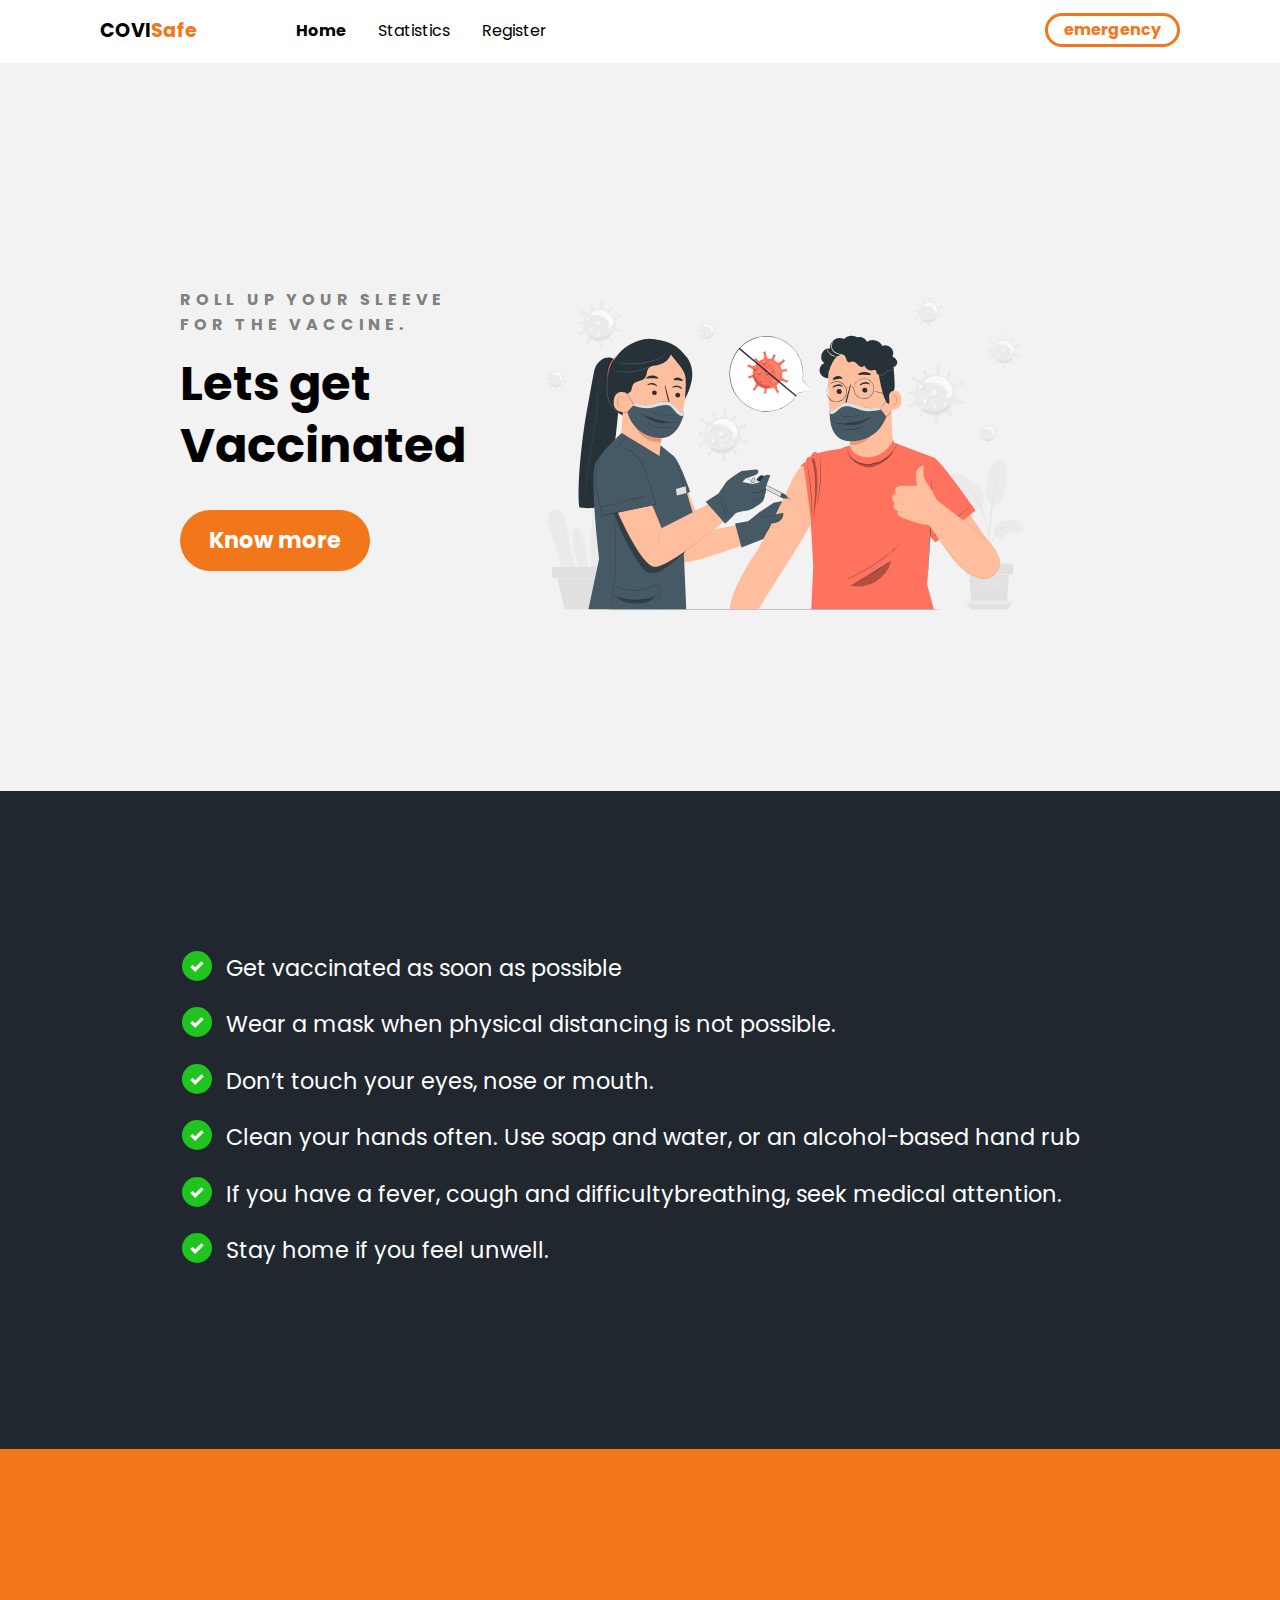
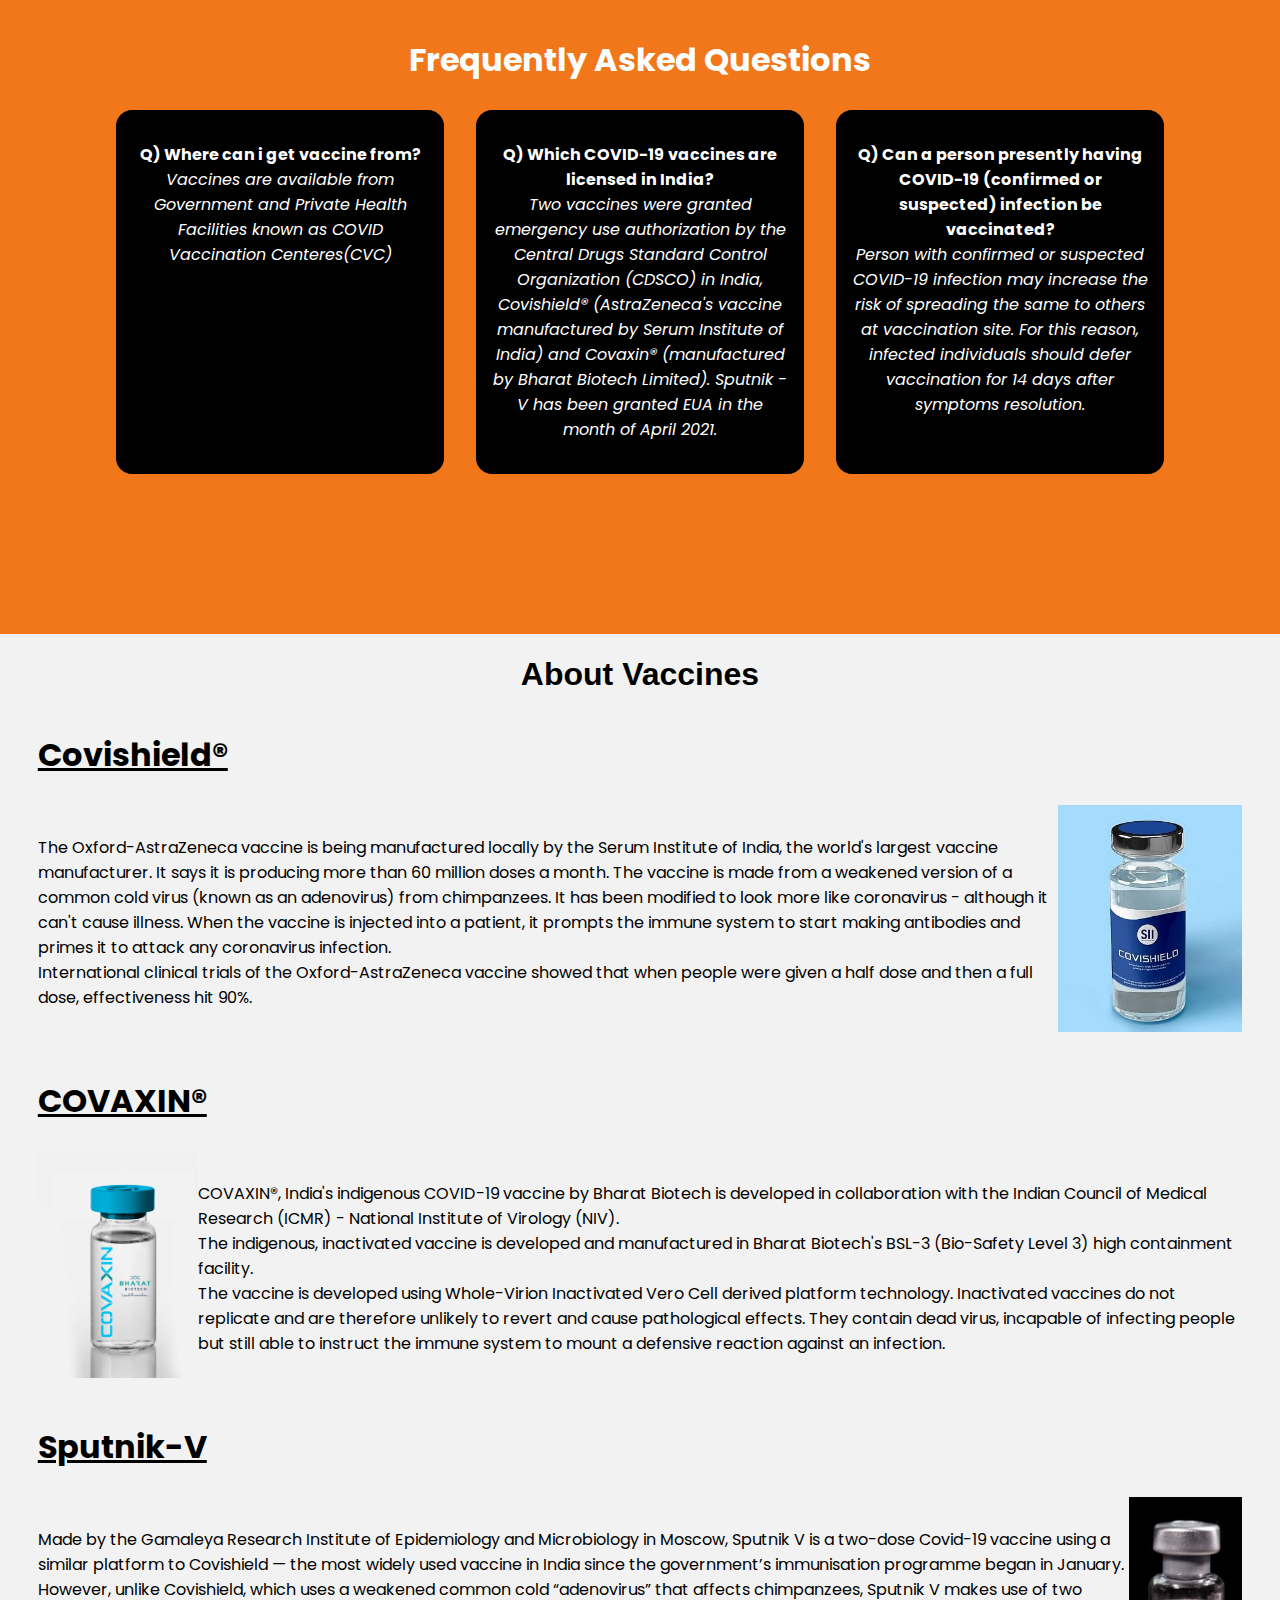
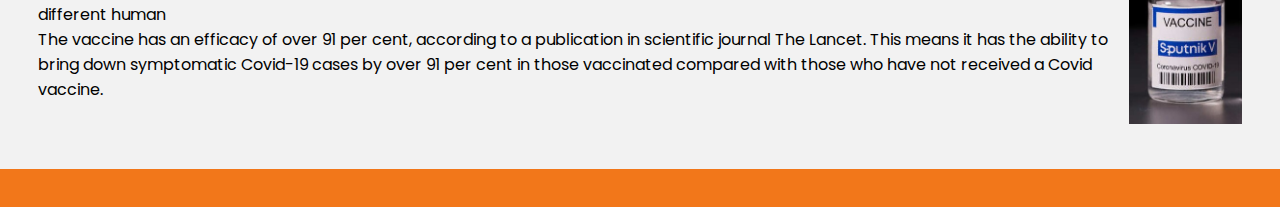
<file: index.html>
<!DOCTYPE html>
<html lang="en">
<head>
    <meta charset="UTF-8">
    <meta name="viewport" content="width=device-width, initial-scale=1.0">
    <title>CoviSafe</title>
    <link rel="stylesheet" href="css/main.css">
</head>
<body>
    <div class="navbar">
        <div class="container">
            <a class="logo" href="index.html">COVI<span>Safe</span></a>

            <img id="mobile-cta" class="mobile-menu" src="images/menu.svg" alt="Open Navigation">

            <nav>
                <img id="mobile-exit" class="mobile-menu-exit" src="images/exit.svg" alt="Close Navigation">
                
                <ul class="primary-nav">
                    <li class="current"><a href="index.html">Home</a></li>
                    <li><a href="statistics.html">Statistics</a></li>
                    <li><a href="https://www.cowin.gov.in/" target="_blank">Register</a></li>
                </ul>

                <ul class="secondary-nav">
                    <li class="emergency-cta"><a href="pdf/numbers.pdf" target="_blank">emergency</a></li>
                </ul>
            </nav>
        </div>
    </div>

    <section class="hero">
        <div class="container">
            <div class="left-col">
                <p class="subhead">Roll up your sleeve for the vaccine.</p>
                <h1>Lets get Vaccinated</h1>

                <div class="hero-cta">
                    <a href="#scroll-down" class="primary-cta">Know more</a>
                </div>
            </div>

            <img src="images/gettingvaccinated.svg" class="hero-img" alt="gettingvaccinated">
        </div>
    </section>

    <section class="covid-saftey">
        <div class="container">
            <ul class="covidsaftey-list">
                <li>Get vaccinated as soon as possible</li>
                <li>Wear a mask when physical distancing is not possible.</li>
                <li>Don’t touch your eyes, nose or mouth.</li>
                <li>Clean your hands often. Use soap and water, or an alcohol-based hand rub</li>
                <li>If you have a fever, cough and difficultybreathing, seek medical attention.</li>
                <li>Stay home if you feel unwell.</li>
            </ul>
        
            
        </div>
    </section>

    <section class="faq-section">
        <div class="container">
            <h2 class="faq">Frequently Asked Questions</h2>
            <ul>
                <li>

                   <b>Q) Where can i get vaccine from?</b> <br><i>Vaccines are available from Government and Private Health Facilities known as COVID Vaccination Centeres(CVC)</i>
                    
                </li>
                <li>
                    

                    <b>Q) Which COVID-19 vaccines are licensed in India?</b> <br><i>Two vaccines were granted emergency use authorization by the Central Drugs Standard Control Organization (CDSCO) in India, Covishield® (AstraZeneca's vaccine manufactured by Serum Institute of India) and Covaxin® (manufactured by Bharat Biotech Limited). Sputnik - V has been granted EUA in the month of April 2021.</i> 
                    
                </li>
                <li>
                   

                    <b>Q) Can a person presently having COVID-19 (confirmed or suspected) infection be vaccinated?</b> <br><i>Person with confirmed or suspected COVID-19 infection may increase the risk of spreading the same to others at vaccination site. For this reason, infected individuals should defer vaccination for 14 days after symptoms resolution.</i>
                    
                </li>
            </ul>
        </div>
    </section>

</div>
</section>
<div class="knowmore-bottom" id="scroll-down">
    <h1 class="center">About Vaccines</h1>


    <div class="vaccine">
        
        <h2><u>Covishield®</u></h2>
        <div class="vaccine-sections">
        <div class="vaccine-textbox">
        <p>
            The Oxford-AstraZeneca vaccine is being manufactured locally by the Serum Institute of India, the world's largest vaccine manufacturer. It says it is producing more than 60 million doses a month.
            The vaccine is made from a weakened version of a common cold virus (known as an adenovirus) from chimpanzees. It has been modified to look more like coronavirus - although it can't cause illness.
            When the vaccine is injected into a patient, it prompts the immune system to start making antibodies and primes it to attack any coronavirus infection.<br>
            International clinical trials of the Oxford-AstraZeneca vaccine showed that when people were given a half dose and then a full dose, effectiveness hit 90%.
        </p>
        </div>
        <div class="vaccine-img">
            <img src="images/covishield.jpg" style="height: 60mm; width: auto; ">
        </div>
       </div>
      </div>
    
    <div class="vaccine">
        
      <h2><u>COVAXIN®</u></h2>
      <div class="vaccine-sections">
        <div class="vaccine-img">
            <img src="images/covaxin.jpg" style="height: 60mm; width: auto; ">
          </div>
      <div class="vaccine-textbox">
      <p>
           COVAXIN®, India's indigenous COVID-19 vaccine by Bharat Biotech is developed in collaboration with the Indian Council of Medical Research (ICMR) - National Institute of Virology (NIV).<br>
           The indigenous, inactivated vaccine is developed and manufactured in Bharat Biotech's BSL-3 (Bio-Safety Level 3) high containment facility.<br>
           The vaccine is developed using Whole-Virion Inactivated Vero Cell derived platform technology. Inactivated vaccines do not replicate and are therefore unlikely to revert and cause pathological effects. They contain dead virus, incapable of infecting people but still able to instruct the immune system to mount a defensive reaction against an infection.<br>
      </p>
      </div>
     </div>
    </div>

      <div class="vaccine">
        
        <h2><u>Sputnik-V</u></h2>
       <div class="vaccine-sections">
        
        <div class="vaccine-textbox">
        <p>
            Made by the Gamaleya Research Institute of Epidemiology and Microbiology in Moscow, Sputnik V is a two-dose Covid-19 vaccine using a similar platform to Covishield — the most widely used vaccine in India since the government’s immunisation programme began in January.
            However, unlike Covishield, which uses a weakened common cold “adenovirus” that affects chimpanzees, Sputnik V makes use of two different human<br>
            The vaccine has an efficacy of over 91 per cent, according to a publication in scientific journal The Lancet. This means it has the ability to bring down symptomatic Covid-19 cases by over 91 per cent in those vaccinated compared with those who have not received a Covid vaccine.
        </p>
        </div>
        <div class="vaccine-img">
            <img src="images/sputnik5.jpg" style="height: 60mm; width: auto; ">
          </div>
       </div>
      </div>
</div>

<div id="footerline"></div>


      
<script>

  const mobileBtn = document.getElementById('mobile-cta')
        nav = document.querySelector('nav')
        mobileBtnExit = document.getElementById('mobile-exit');

  mobileBtn.addEventListener('click', () => {
      nav.classList.add('menu-btn');
  })

  mobileBtnExit.addEventListener('click', () => {
      nav.classList.remove('menu-btn');
  })


  
</script>


</body>
</html>
</file>
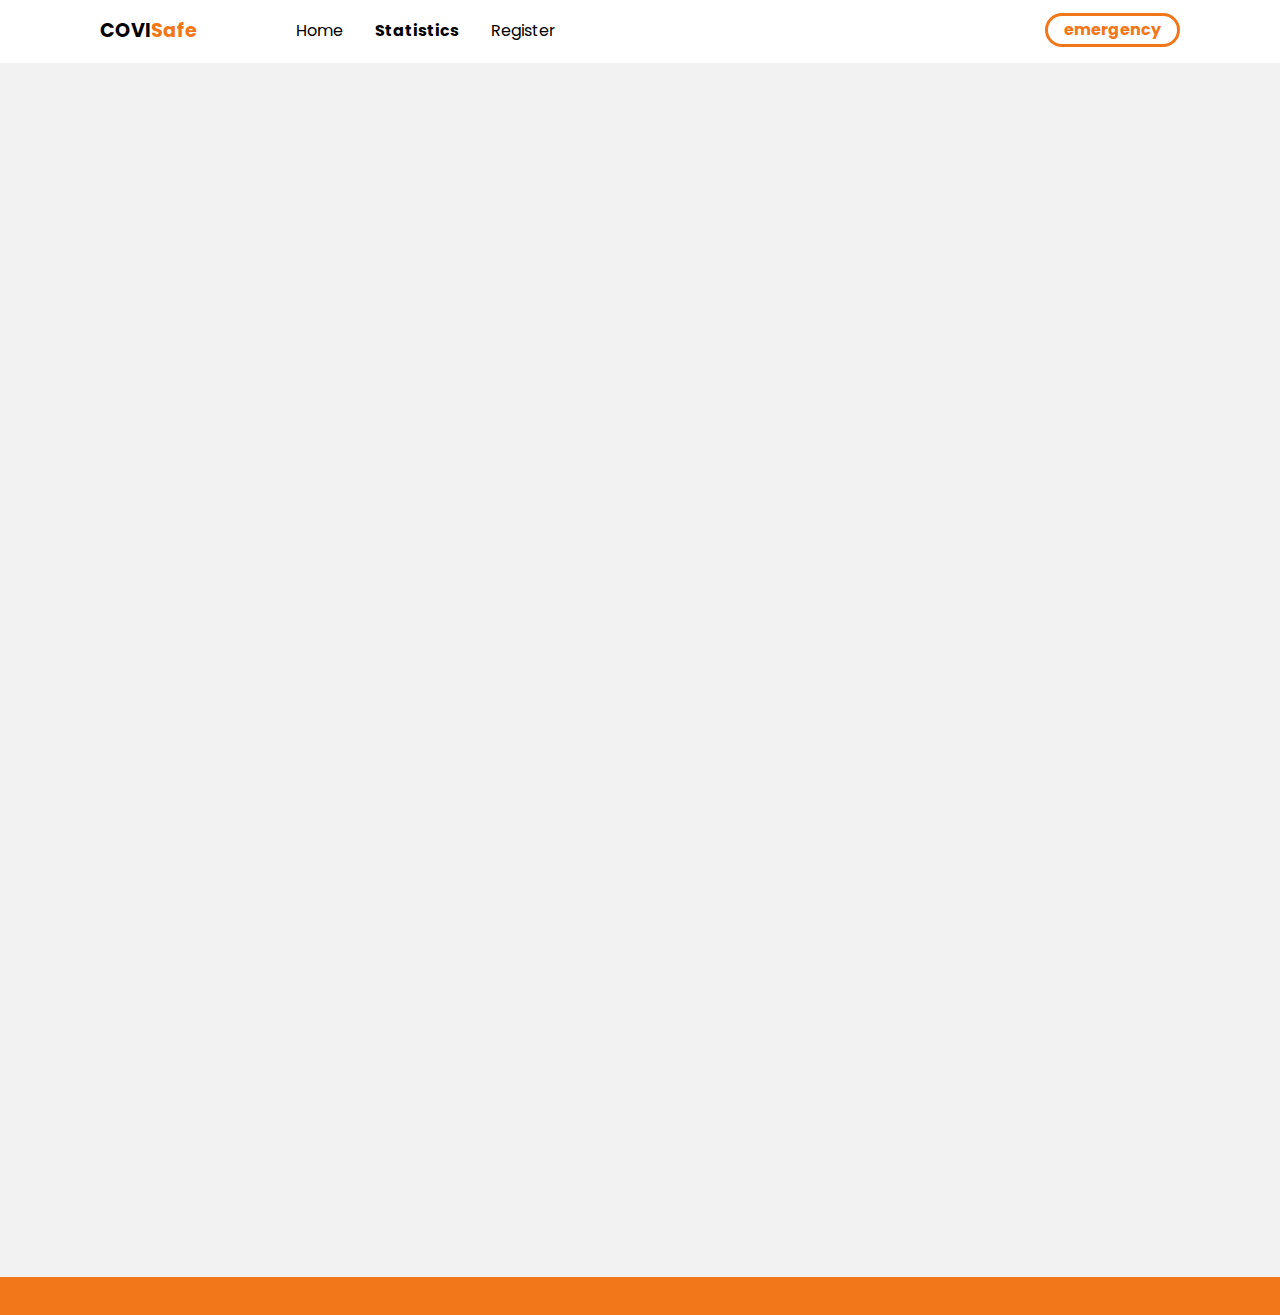
<file: statistics.html>
<!DOCTYPE html>
<html lang="en">
<head>
    <meta charset="UTF-8">
    <meta name="viewport" content="width=device-width, initial-scale=1.0">
    <title>Statistics</title>
    <link rel="stylesheet" href="css/main.css">
</head>
<body>
    <div class="navbar">
        <div class="container">
            <a class="logo" href="index.html">COVI<span>Safe</span></a>

            <img id="mobile-cta" class="mobile-menu" src="images/menu.svg" alt="Open Navigation">

            <nav>
                <img id="mobile-exit" class="mobile-menu-exit" src="images/exit.svg" alt="Close Navigation">
                
                <ul class="primary-nav">
                    <li ><a href="index.html">Home</a></li>
                    <li class="current"><a href="statistics.html">Statistics</a></li>
                    <li><a href="https://www.cowin.gov.in/" target="_blank">Register</a></li>
                </ul>

                <ul class="secondary-nav">
                    <li class="emergency-cta"><a href="pdf/numbers.pdf" target="_blank">emergency</a></li>
                </ul>
            </nav>
        </div>
    </div>
   <div class="charts">
    <iframe src="https://ourworldindata.org/grapher/share-people-fully-vaccinated-covid?tab=map&time=latest&country=~IND" loading="lazy" style="width: 100%; height: 600px; border: 0px none;"></iframe>
    <iframe src="https://ourworldindata.org/grapher/share-people-vaccinated-covid?time=earliest..2021-06-13&country=~IND" loading="lazy" style="width: 100%; height: 600px; border: 0px none;"></iframe>
   </div>
   <div id="footerline"></div>

  
   
</body>
</html>
</file>
<file: css/main.css>
@import url("https://fonts.googleapis.com/css2?family=Poppins:wght@400;700&display=swap");
:root {
  --primary-color: #F2771A;
}
html{
  scroll-behavior: smooth;
}

body {
  background: #F2F2F2;
  margin: 0;
  font-family: 'Poppins';
}

.navbar {
  background: white;
  padding: 1em;
}

.navbar .logo {
  text-decoration: none;
  font-weight: bold;
  color: black;
  font-size: 1.2em;
}

.navbar .logo span {
  color: var(--primary-color);
}

.navbar nav {
  display:none;
}


.navbar .container {
  display: -webkit-box;
  display: -ms-flexbox;
  display: flex;
  place-content: space-between;
}

.navbar .mobile-menu {
  cursor: pointer;
}

a {
  color: #444444;
}

ul {
  list-style-type: none;
  margin: 0;
  padding: 0;
}

section {
  padding: 5em 2em;
}

.hero {
  text-align: center;
}

.left-col .subhead {
  text-transform: uppercase;
  font-weight: bold;
  color: gray;
  letter-spacing: .3em;
}

.left-col h1 {
  font-size: 2.5em;
  line-height: 1.3em;
  margin-top: .2em;
}

.left-col .primary-cta {
  background: var(--primary-color);
  color: white;
  text-decoration: none;
  padding: .6em 1.3em;
  font-size: 1.4em;
  border-radius: 5em;
  font-weight: bold;
  display: inline-block;
}



.hero-img {
  width: 70%;
  margin-top: 3em;
}

section.covid-saftey {
  background: #20272E;
  color: white;
}

ul.covidsaftey-list {
  margin: 0;
  padding-left: .1em;
  display: -ms-grid;
  display: grid;
  -ms-grid-columns: (minmax(19rem, 1fr))[auto-fit];
      grid-template-columns: repeat(auto-fit, minmax(19rem, 1fr));
}

ul.covidsaftey-list li {
  font-size: 1.1em;
  margin-bottom: 1em;
  margin-left: 2em;
  position: relative;
  transition: 0.2s;
}
ul.covidsaftey-list li:hover{
  color: #a2cdf7;
}

ul.covidsaftey-list li:before {
  content: '';
  left: -2em;
  position: absolute;
  width: 20px;
  height: 20px;
  background-image: url("../images/bullet.svg");
  background-size: contain;
  margin-right: .5em;
}

.covid-saftey img {
  display: none;
}


.faq-section {
  background: var(--primary-color);
  color: white;

}
.faq-section li:hover{
  background: #272726;
}

.faq-section li {
  background: #000000;
  text-align: center;
  padding: 2em 1em;
  width: 80%;
  margin: 0 auto 5em auto;
  border-radius: 1em;
  transition: 0.5s;
}
.faq{
  text-align: center;
}



h2 {
  font-size: 2em;
}

label {
  display: block;
  font-size: 1.2em;
  margin-bottom: .5em;
}

iframe {
  width: 100%;
  height: 300px;
}

nav.menu-btn {
  display: block;
}

nav {
  position: fixed;
  z-index: 999;
  width: 66%;
  right: 0;
  top: 0;
  background: #20272E;
  height: 100vh;
  padding: 1em;
}

nav ul.primary-nav {
  margin-top: 5em;
}

nav li a {
  color: white;
  text-decoration: none;
  display: block;
  padding: .5em;
  font-size: 1.3em;
  text-align: right;
}

nav li a:hover {
  font-weight: bold;
}

.mobile-menu-exit {
  float: right;
  margin: .5em;
  cursor: pointer;
}

@media only screen and (min-width: 768px) {
  .mobile-menu, .mobile-menu-exit {
    display: none;
  }
  
  .navbar .container {
    display: -ms-grid;
    display: grid;
    -ms-grid-columns: 180px auto;
        grid-template-columns: 180px auto;
    -webkit-box-pack: unset;
        -ms-flex-pack: unset;
            justify-content: unset;
  }
  .navbar nav {
    display: -webkit-box;
    display: -ms-flexbox;
    display: flex;
    -webkit-box-pack: justify;
        -ms-flex-pack: justify;
            justify-content: space-between;
    background: none;
    position: unset;
    height: auto;
    width: 100%;
    padding: 0;
  }
  .navbar nav ul {
    display: -webkit-box;
    display: -ms-flexbox;
    display: flex;
  }
  .navbar nav a {
    color: black;
    font-size: 1em;
    padding: .1em 1em;
  }
  .navbar nav ul.primary-nav {
    margin: 0;
  }
  .navbar nav li.current a {
    font-weight: bold;
  }
  .navbar nav li.emergency-cta a {
    color: var(--primary-color);
    border: 3px solid var(--primary-color);
    font-weight: bold;
    border-radius: 5em;
    margin-top: -.2em;
  }
  .navbar nav li.emergency-cta a:hover {
    background: var(--primary-color);
    color: white;
  }
  
}

@media only screen and (min-width: 1080px) {
  .container {
    width: 1080px;
    margin: 0 auto;
  }
  section {
    padding: 10em 4em;
  }
  .hero .container {
    display: -webkit-box;
    display: -ms-flexbox;
    display: flex;
    -webkit-box-pack: justify;
        -ms-flex-pack: justify;
            justify-content: space-between;
    text-align: left;
  }
  .hero .container .left-col {
    margin: 3em 3em 0 5em;
  }
  .hero .container .left-col h1 {
    font-size: 3em;
    width: 90%;
  }
  .hero-img {
    width: 50%;
    margin-right: 8em;
  }
  .hero-cta {
    display: -webkit-box;
    display: -ms-flexbox;
    display: flex;
  }
  .primary-cta {
    margin-right: 1em;
    transition: 0.5s;
  }
  .primary-cta:hover{
   background: #20272E;
  }
  ul.covidsaftey-list {
    display: block;
    margin-left: 5em;
  }
  ul.covidsaftey-list li {
    font-size: 1.4em;
  }
  ul.covidsaftey-list li:before {
    width: 30px;
    height: 30px;
  }
  .covid-saftey {
    position: relative;
  }
  
  
  .faq-section ul {
    display: -webkit-box;
    display: -ms-flexbox;
    display: flex;
  }
  .faq-section ul li {
    margin: 0 1em;
  }
  .contact-section {
    position: relative;
  }
  .contact-section .container {
   display: flexbox;
  
  }
  
}
.knowmore-bottom{
  align-items: center;
}

.charts{
 display: flexbox;
 position: relative;
 top: 5mm;
}
.vaccine-sections{
  display: flex;
}
.vaccine-textbox{
  margin: auto;
  width: 400mm;
  height: auto;
}
.vaccine{
  margin: 10mm;
}

@media only screen and (min-width: 1450px) {
  .covid-saftey:before {
    content: '';
    position: absolute;
    width: 10%;
    height: 20em;
    background: var(--primary-color);
    left: 0;
    top: -4em;
  }
  .covid-saftey:after {
    content: '';
    position: absolute;
    width: 200px;
    height: 20em;
    background: url("../images/dots.svg") no-repeat;
    left: 4.5em;
    top: 2em;
  }
}
.center{
  text-align: center;
  font-family: -apple-system, BlinkMacSystemFont, 'Segoe UI', Roboto, Oxygen, Ubuntu, Cantarell, 'Open Sans', 'Helvetica Neue', sans-serif;
}
#footerline{
  width: 700mm;
  height: 10mm;
  background-color: var(--primary-color);
margin: 0pc;
  
}
</file>
